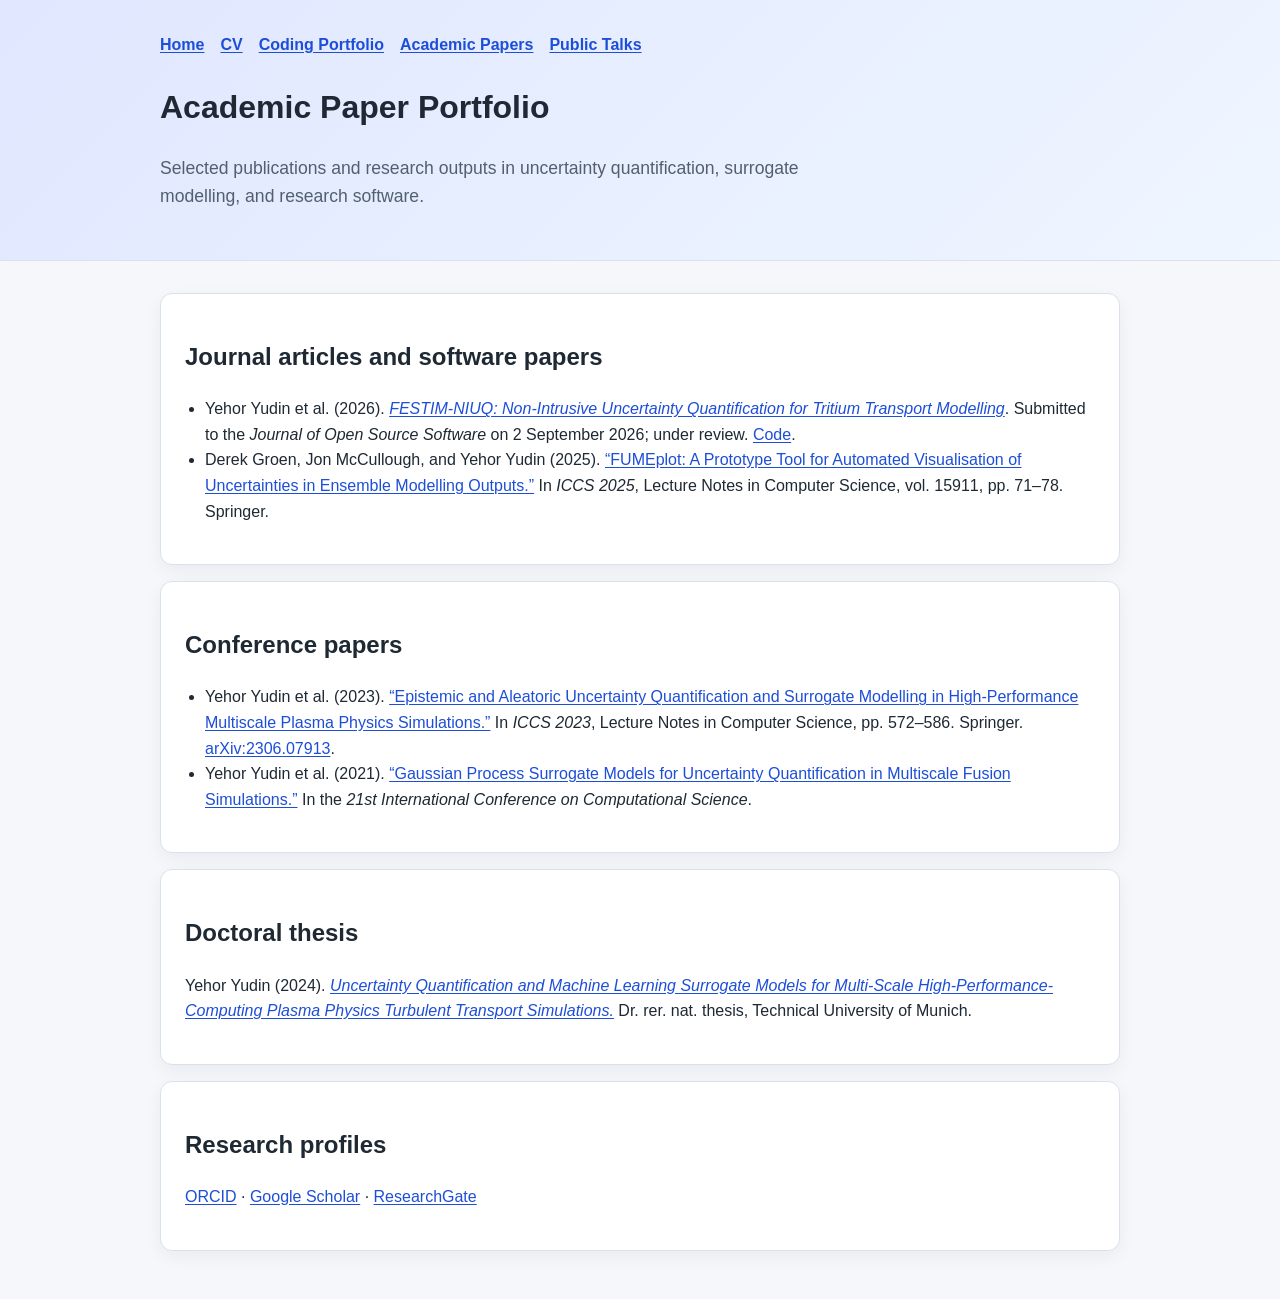
<file: academic-papers.html>
<!DOCTYPE html>
<html lang="en">
<head>
  <meta charset="UTF-8">
  <meta name="viewport" content="width=device-width, initial-scale=1.0">
  <title>Academic Papers | Yehor Yudin</title>
  <link rel="stylesheet" href="styles.css">
</head>
<body>
  <header class="page-header">
    <div class="container">
      <nav class="site-nav" aria-label="Primary">
        <a href="index.html">Home</a>
        <a href="cv.html">CV</a>
        <a href="coding-portfolio.html">Coding Portfolio</a>
        <a href="academic-papers.html">Academic Papers</a>
        <a href="public-talks.html">Public Talks</a>
      </nav>
      <h1>Academic Paper Portfolio</h1>
      <p class="lead">Selected publications and research outputs in uncertainty quantification, surrogate modelling, and research software.</p>
    </div>
  </header>
  <main class="container section-stack">
    <section class="section-block">
      <h2>Journal articles and software papers</h2>
      <ul>
        <li>Yehor Yudin et al. (2026). <a href="https://scholar.google.com/scholar?q=FESTIM-NIUQ%3A+Non-Intrusive+Uncertainty+Quantification+for+Tritium+Transport+Modelling"><em>FESTIM-NIUQ: Non-Intrusive Uncertainty Quantification for Tritium Transport Modelling</em></a>. Submitted to the <em>Journal of Open Source Software</em> on 2 September 2026; under review. <a href="https://github.com/YehorYudinIPP/festim_niuq">Code</a>.</li>
        <li>Derek Groen, Jon McCullough, and Yehor Yudin (2025). <a href="https://doi.org/10.1007/978-3-031-97570-7_7">“FUMEplot: A Prototype Tool for Automated Visualisation of Uncertainties in Ensemble Modelling Outputs.”</a> In <em>ICCS 2025</em>, Lecture Notes in Computer Science, vol. 15911, pp. 71–78. Springer.</li>
      </ul>
    </section>
    <section class="section-block">
      <h2>Conference papers</h2>
      <ul>
        <li>Yehor Yudin et al. (2023). <a href="https://doi.org/10.1007/978-3-031-36027-5_45">“Epistemic and Aleatoric Uncertainty Quantification and Surrogate Modelling in High-Performance Multiscale Plasma Physics Simulations.”</a> In <em>ICCS 2023</em>, Lecture Notes in Computer Science, pp. 572–586. Springer. <a href="https://arxiv.org/abs/2306.07913">arXiv:2306.07913</a>.</li>
        <li>Yehor Yudin et al. (2021). <a href="https://scholar.google.com/scholar?q=Gaussian+Process+Surrogate+Models+for+Uncertainty+Quantification+in+Multiscale+Fusion+Simulations">“Gaussian Process Surrogate Models for Uncertainty Quantification in Multiscale Fusion Simulations.”</a> In the <em>21st International Conference on Computational Science</em>.</li>
        </ul>
    </section>
    <section class="section-block">
      <h2>Doctoral thesis</h2>
      <p>Yehor Yudin (2024). <a href="https://scholar.google.com/scholar?q=Uncertainty+Quantification+and+Machine+Learning+Surrogate+Models+for+Multi-Scale+High-Performance-Computing+Plasma+Physics+Turbulent+Transport+Simulations"><em>Uncertainty Quantification and Machine Learning Surrogate Models for Multi-Scale High-Performance-Computing Plasma Physics Turbulent Transport Simulations.</em></a> Dr. rer. nat. thesis, Technical University of Munich.</p>
    </section>
    <section class="section-block">
      <h2>Research profiles</h2>
      <p><a href="https://orcid.org/0000-0001-8867-3207">ORCID</a> · <a href="https://scholar.google.com/citations?user=7UWQ9g0AAAAJ&amp;hl=en">Google Scholar</a> · <a href="https://www.researchgate.net/profile/Yehor-Yudin">ResearchGate</a></p>
    </section>
  </main>
</body>
</html>
</file>
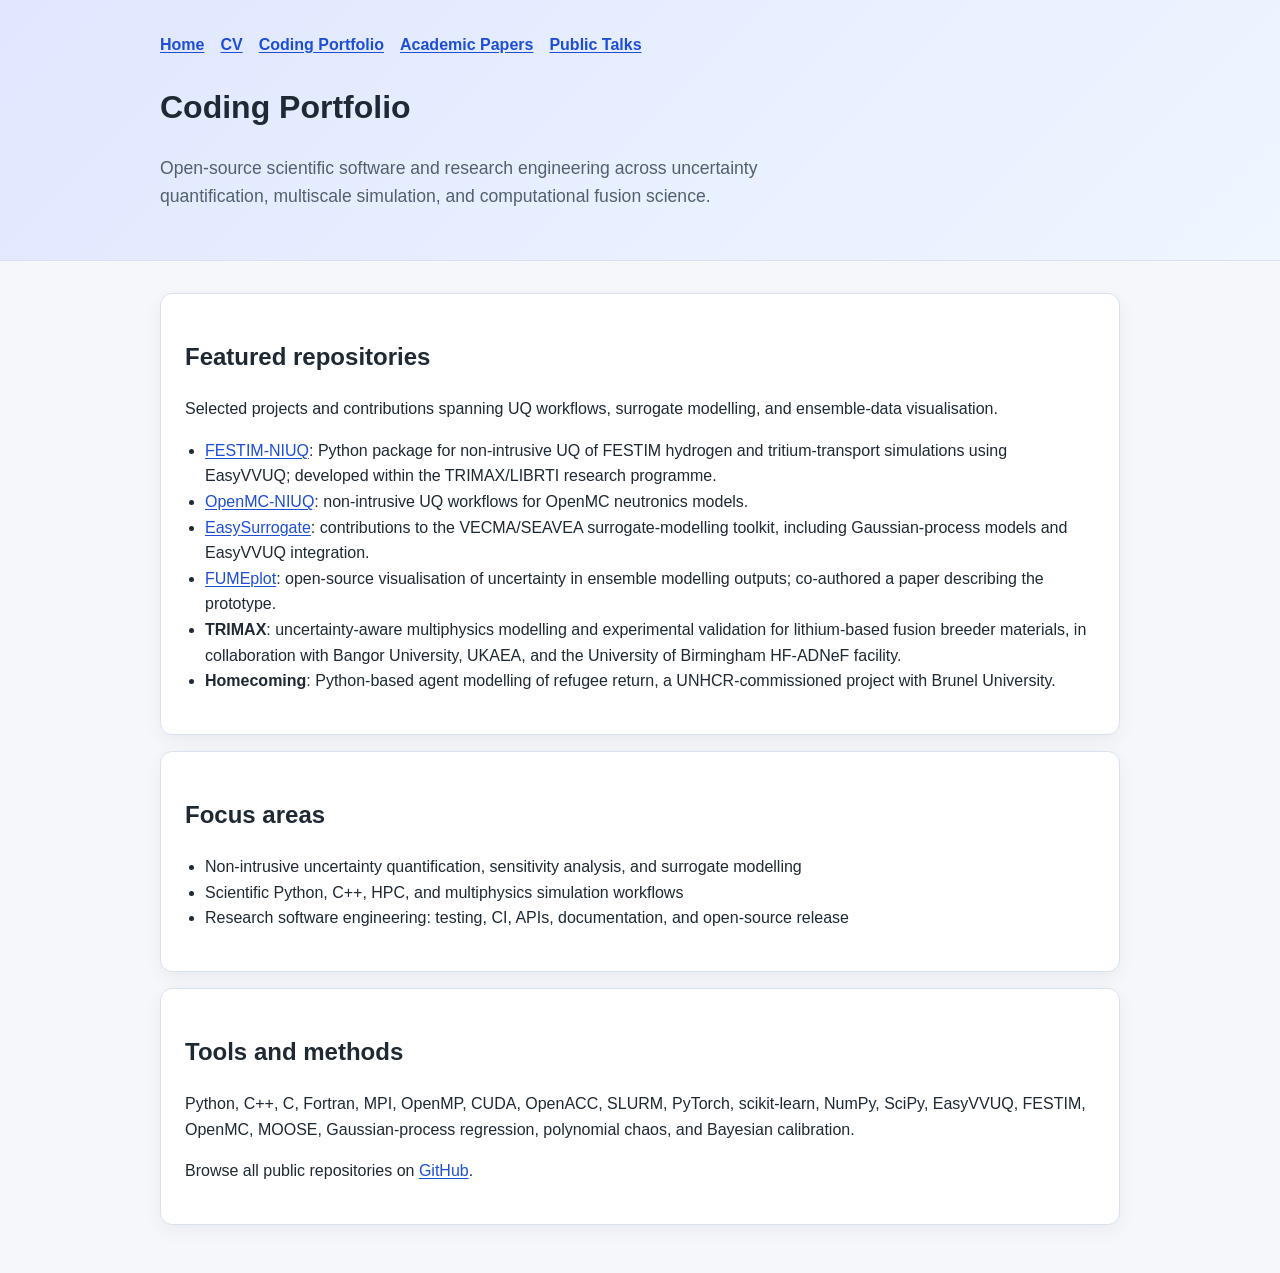
<file: coding-portfolio.html>
<!DOCTYPE html>
<html lang="en">
<head>
  <meta charset="UTF-8">
  <meta name="viewport" content="width=device-width, initial-scale=1.0">
  <title>Coding Portfolio | Yehor Yudin</title>
  <link rel="stylesheet" href="styles.css">
</head>
<body>
  <header class="page-header">
    <div class="container">
      <nav class="site-nav" aria-label="Primary">
        <a href="index.html">Home</a>
        <a href="cv.html">CV</a>
        <a href="coding-portfolio.html">Coding Portfolio</a>
        <a href="academic-papers.html">Academic Papers</a>
        <a href="public-talks.html">Public Talks</a>
      </nav>
      <h1>Coding Portfolio</h1>
      <p class="lead">Open-source scientific software and research engineering across uncertainty quantification, multiscale simulation, and computational fusion science.</p>
    </div>
  </header>
  <main class="container section-stack">
    <section class="section-block">
      <h2>Featured repositories</h2>
      <p>Selected projects and contributions spanning UQ workflows, surrogate modelling, and ensemble-data visualisation.</p>
      <ul>
        <li><a href="https://github.com/YehorYudinIPP/festim_niuq">FESTIM-NIUQ</a>: Python package for non-intrusive UQ of FESTIM hydrogen and tritium-transport simulations using EasyVVUQ; developed within the TRIMAX/LIBRTI research programme.</li>
        <li><a href="https://github.com/YehorYudinIPP/OpenMC_NIUQ">OpenMC-NIUQ</a>: non-intrusive UQ workflows for OpenMC neutronics models.</li>
        <li><a href="https://github.com/wedeling/EasySurrogate">EasySurrogate</a>: contributions to the VECMA/SEAVEA surrogate-modelling toolkit, including Gaussian-process models and EasyVVUQ integration.</li>
        <li><a href="https://github.com/djgroen/FUMEplot">FUMEplot</a>: open-source visualisation of uncertainty in ensemble modelling outputs; co-authored a paper describing the prototype.</li>
        <li><strong>TRIMAX</strong>: uncertainty-aware multiphysics modelling and experimental validation for lithium-based fusion breeder materials, in collaboration with Bangor University, UKAEA, and the University of Birmingham HF-ADNeF facility.</li>
        <li><strong>Homecoming</strong>: Python-based agent modelling of refugee return, a UNHCR-commissioned project with Brunel University.</li>
      </ul>
    </section>
    <section class="section-block">
      <h2>Focus areas</h2>
      <ul>
        <li>Non-intrusive uncertainty quantification, sensitivity analysis, and surrogate modelling</li>
        <li>Scientific Python, C++, HPC, and multiphysics simulation workflows</li>
        <li>Research software engineering: testing, CI, APIs, documentation, and open-source release</li>
      </ul>
    </section>
    <section class="section-block">
      <h2>Tools and methods</h2>
      <p>Python, C++, C, Fortran, MPI, OpenMP, CUDA, OpenACC, SLURM, PyTorch, scikit-learn, NumPy, SciPy, EasyVVUQ, FESTIM, OpenMC, MOOSE, Gaussian-process regression, polynomial chaos, and Bayesian calibration.</p>
      <p>Browse all public repositories on <a href="https://github.com/YehorYudinIPP">GitHub</a>.</p>
    </section>
  </main>
</body>
</html>
</file>
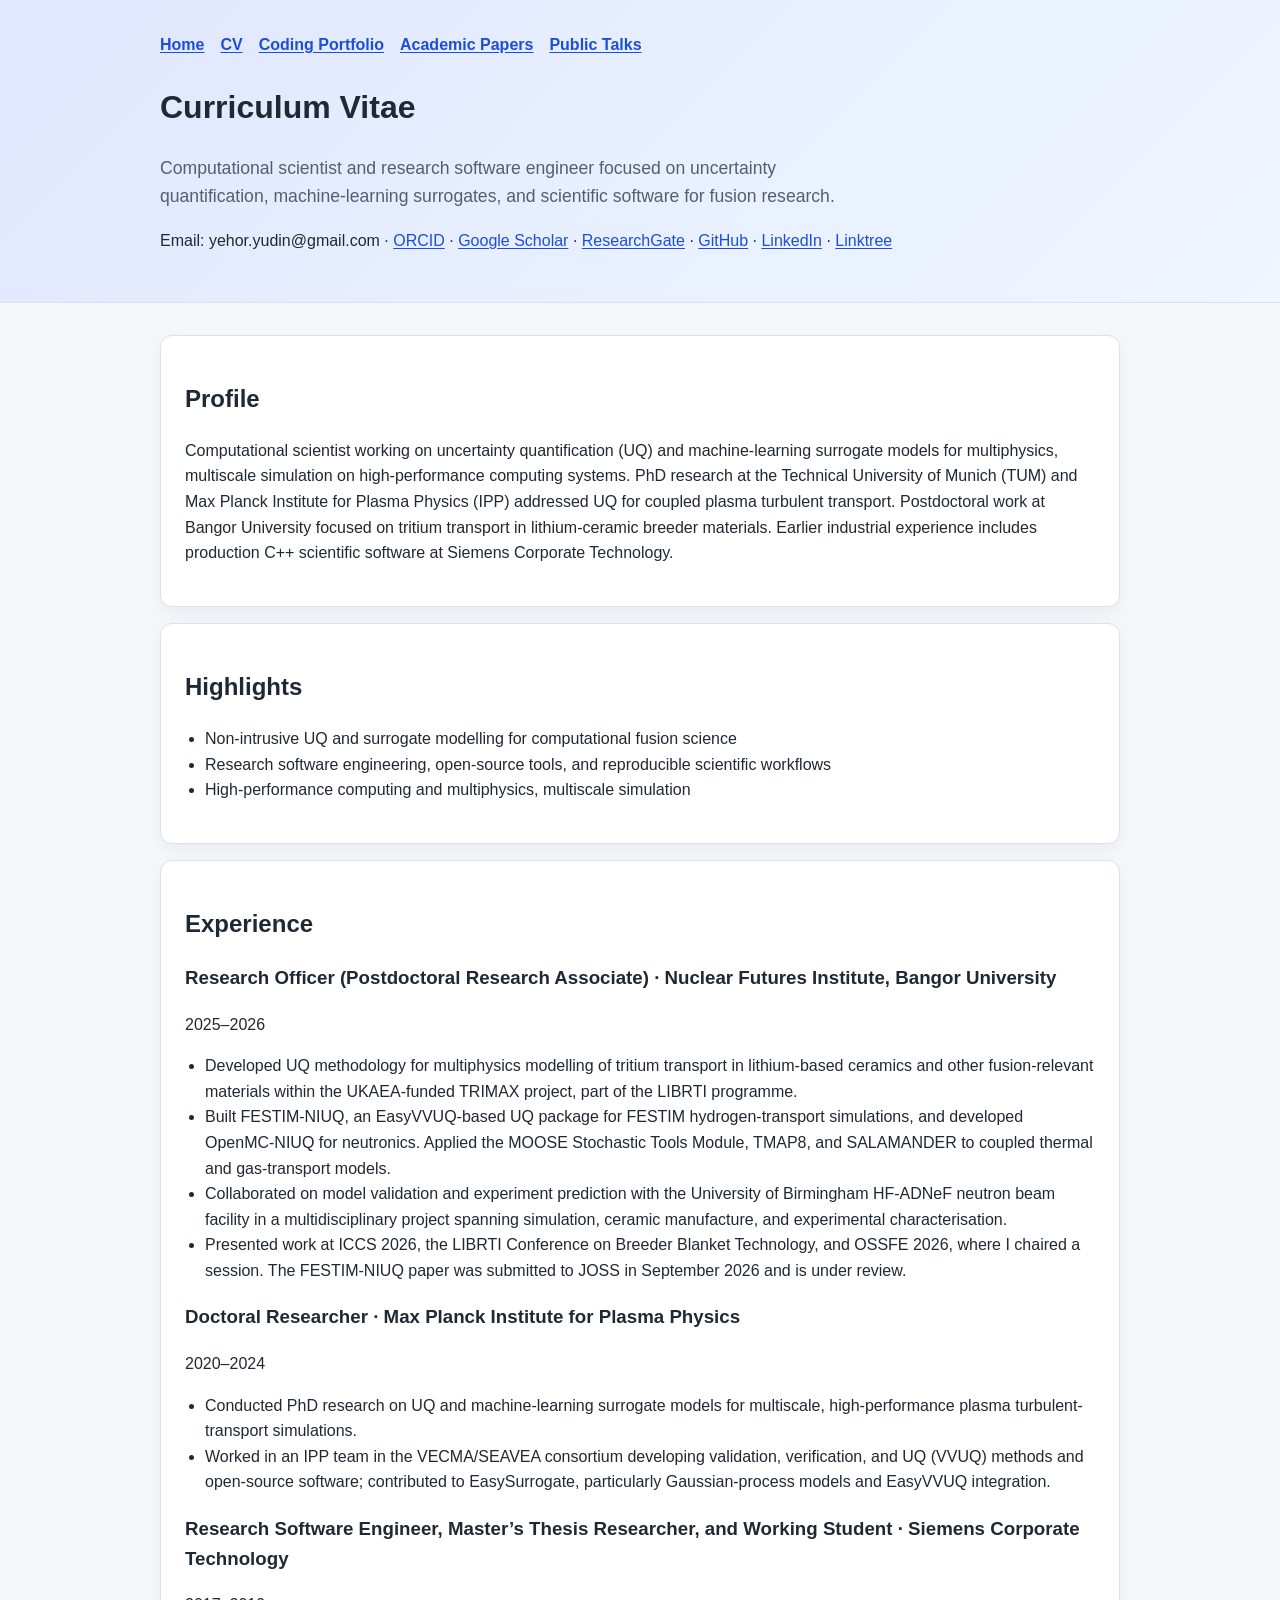
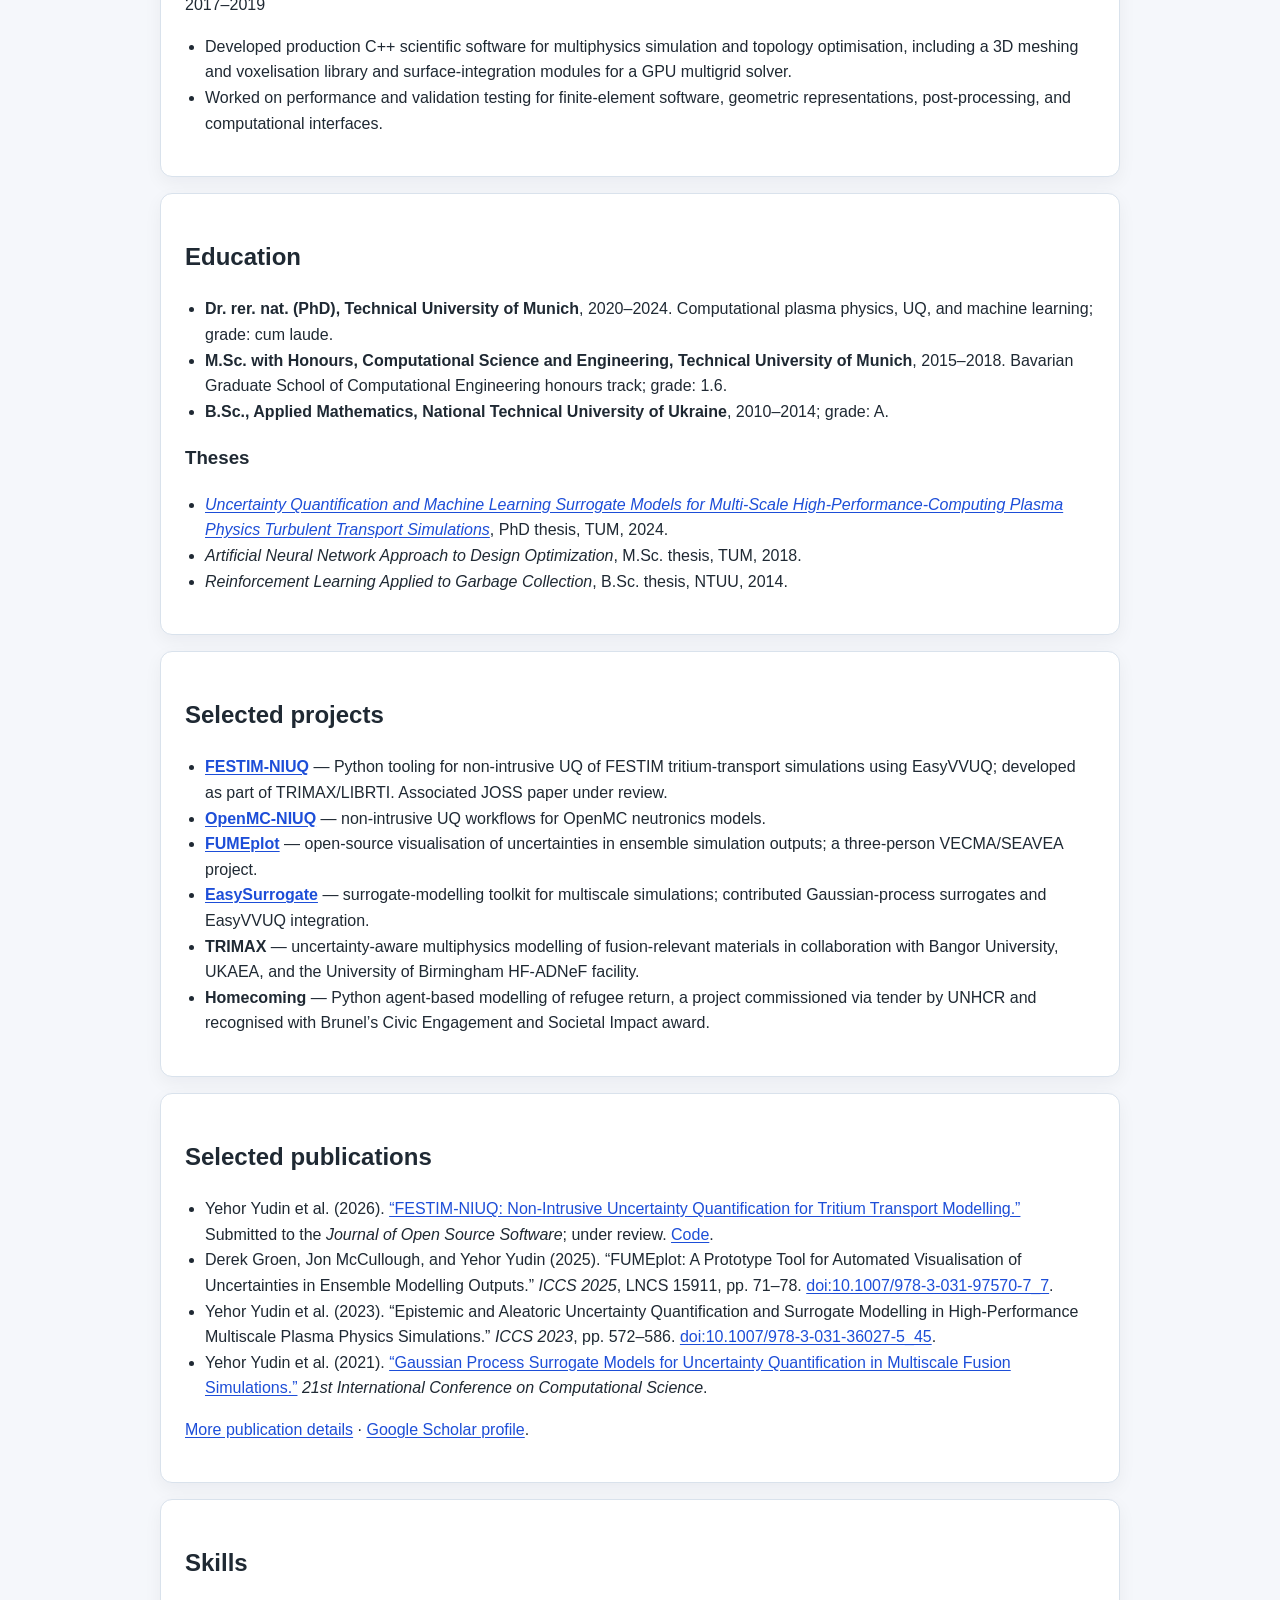
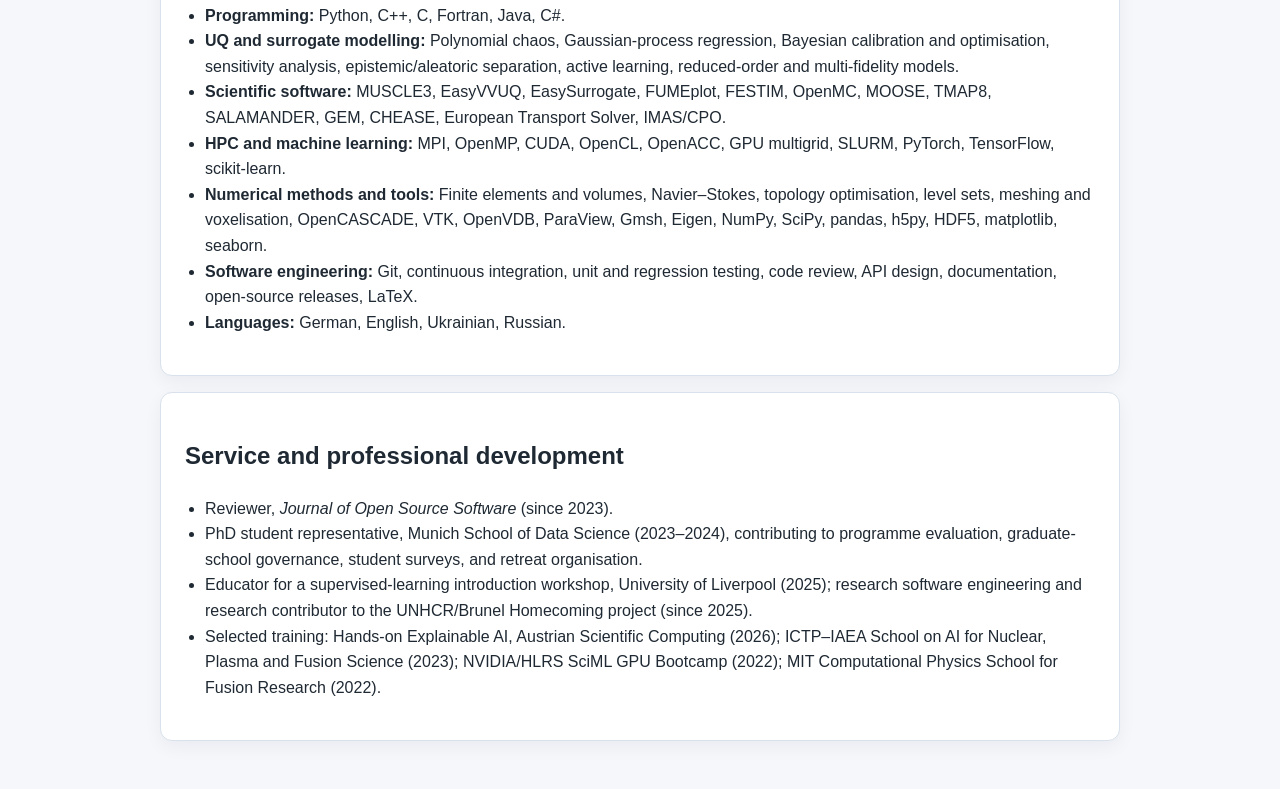
<file: cv.html>
<!DOCTYPE html>
<html lang="en">
<head>
  <meta charset="UTF-8">
  <meta name="viewport" content="width=device-width, initial-scale=1.0">
  <title>CV | Yehor Yudin</title>
  <link rel="stylesheet" href="styles.css">
</head>
<body>
  <header class="page-header">
    <div class="container">
      <nav class="site-nav" aria-label="Primary">
        <a href="index.html">Home</a>
        <a href="cv.html">CV</a>
        <a href="coding-portfolio.html">Coding Portfolio</a>
        <a href="academic-papers.html">Academic Papers</a>
        <a href="public-talks.html">Public Talks</a>
      </nav>
      <h1>Curriculum Vitae</h1>
      <p class="lead">Computational scientist and research software engineer focused on uncertainty quantification, machine-learning surrogates, and scientific software for fusion research.</p>
      <p>Email: <span class="uncopyable-email" data-obfuscated-email></span> ·
        <a href="https://orcid.org/0000-0001-8867-3207">ORCID</a> ·
        <a href="https://scholar.google.com/citations?user=7UWQ9g0AAAAJ&amp;hl=en">Google Scholar</a> ·
        <a href="https://www.researchgate.net/profile/Yehor-Yudin">ResearchGate</a> ·
        <a href="https://github.com/YehorYudinIPP">GitHub</a> ·
        <a href="https://www.linkedin.com/in/yehor-yudin-38a26296/">LinkedIn</a> ·
        <a href="https://linktr.ee/yehor.yudin">Linktree</a>
      </p>
    </div>
  </header>
  <main class="container section-stack">
    <section class="section-block">
      <h2>Profile</h2>
      <p>Computational scientist working on uncertainty quantification (UQ) and machine-learning surrogate models for multiphysics, multiscale simulation on high-performance computing systems. PhD research at the Technical University of Munich (TUM) and Max Planck Institute for Plasma Physics (IPP) addressed UQ for coupled plasma turbulent transport. Postdoctoral work at Bangor University focused on tritium transport in lithium-ceramic breeder materials. Earlier industrial experience includes production C++ scientific software at Siemens Corporate Technology.</p>
    </section>
    <section class="section-block">
      <h2>Highlights</h2>
      <ul>
        <li>Non-intrusive UQ and surrogate modelling for computational fusion science</li>
        <li>Research software engineering, open-source tools, and reproducible scientific workflows</li>
        <li>High-performance computing and multiphysics, multiscale simulation</li>
      </ul>
    </section>
    <section class="section-block">
      <h2>Experience</h2>
      <h3>Research Officer (Postdoctoral Research Associate) · Nuclear Futures Institute, Bangor University</h3>
      <p>2025–2026</p>
      <ul>
        <li>Developed UQ methodology for multiphysics modelling of tritium transport in lithium-based ceramics and other fusion-relevant materials within the UKAEA-funded TRIMAX project, part of the LIBRTI programme.</li>
        <li>Built FESTIM-NIUQ, an EasyVVUQ-based UQ package for FESTIM hydrogen-transport simulations, and developed OpenMC-NIUQ for neutronics. Applied the MOOSE Stochastic Tools Module, TMAP8, and SALAMANDER to coupled thermal and gas-transport models.</li>
        <li>Collaborated on model validation and experiment prediction with the University of Birmingham HF-ADNeF neutron beam facility in a multidisciplinary project spanning simulation, ceramic manufacture, and experimental characterisation.</li>
        <li>Presented work at ICCS 2026, the LIBRTI Conference on Breeder Blanket Technology, and OSSFE 2026, where I chaired a session. The FESTIM-NIUQ paper was submitted to JOSS in September 2026 and is under review.</li>
      </ul>
      <h3>Doctoral Researcher · Max Planck Institute for Plasma Physics</h3>
      <p>2020–2024</p>
      <ul>
        <li>Conducted PhD research on UQ and machine-learning surrogate models for multiscale, high-performance plasma turbulent-transport simulations.</li>
        <li>Worked in an IPP team in the VECMA/SEAVEA consortium developing validation, verification, and UQ (VVUQ) methods and open-source software; contributed to EasySurrogate, particularly Gaussian-process models and EasyVVUQ integration.</li>
      </ul>
      <h3>Research Software Engineer, Master’s Thesis Researcher, and Working Student · Siemens Corporate Technology</h3>
      <p>2017–2019</p>
      <ul>
        <li>Developed production C++ scientific software for multiphysics simulation and topology optimisation, including a 3D meshing and voxelisation library and surface-integration modules for a GPU multigrid solver.</li>
        <li>Worked on performance and validation testing for finite-element software, geometric representations, post-processing, and computational interfaces.</li>
      </ul>
    </section>
    <section class="section-block">
      <h2>Education</h2>
      <ul>
        <li><strong>Dr. rer. nat. (PhD), Technical University of Munich</strong>, 2020–2024. Computational plasma physics, UQ, and machine learning; grade: cum laude.</li>
        <li><strong>M.Sc. with Honours, Computational Science and Engineering, Technical University of Munich</strong>, 2015–2018. Bavarian Graduate School of Computational Engineering honours track; grade: 1.6.</li>
        <li><strong>B.Sc., Applied Mathematics, National Technical University of Ukraine</strong>, 2010–2014; grade: A.</li>
      </ul>
      <h3>Theses</h3>
      <ul>
        <li><a href="https://scholar.google.com/scholar?q=Uncertainty+Quantification+and+Machine+Learning+Surrogate+Models+for+Multi-Scale+High-Performance-Computing+Plasma+Physics+Turbulent+Transport+Simulations"><em>Uncertainty Quantification and Machine Learning Surrogate Models for Multi-Scale High-Performance-Computing Plasma Physics Turbulent Transport Simulations</em></a>, PhD thesis, TUM, 2024.</li>
        <li><em>Artificial Neural Network Approach to Design Optimization</em>, M.Sc. thesis, TUM, 2018.</li>
        <li><em>Reinforcement Learning Applied to Garbage Collection</em>, B.Sc. thesis, NTUU, 2014.</li>
      </ul>
    </section>
    <section class="section-block">
      <h2>Selected projects</h2>
      <ul>
        <li><strong><a href="https://github.com/YehorYudinIPP/festim_niuq">FESTIM-NIUQ</a></strong> — Python tooling for non-intrusive UQ of FESTIM tritium-transport simulations using EasyVVUQ; developed as part of TRIMAX/LIBRTI. Associated JOSS paper under review.</li>
        <li><strong><a href="https://github.com/YehorYudinIPP/OpenMC_NIUQ">OpenMC-NIUQ</a></strong> — non-intrusive UQ workflows for OpenMC neutronics models.</li>
        <li><strong><a href="https://github.com/djgroen/FUMEplot">FUMEplot</a></strong> — open-source visualisation of uncertainties in ensemble simulation outputs; a three-person VECMA/SEAVEA project.</li>
        <li><strong><a href="https://github.com/wedeling/EasySurrogate">EasySurrogate</a></strong> — surrogate-modelling toolkit for multiscale simulations; contributed Gaussian-process surrogates and EasyVVUQ integration.</li>
        <li><strong>TRIMAX</strong> — uncertainty-aware multiphysics modelling of fusion-relevant materials in collaboration with Bangor University, UKAEA, and the University of Birmingham HF-ADNeF facility.</li>
        <li><strong>Homecoming</strong> — Python agent-based modelling of refugee return, a project commissioned via tender by UNHCR and recognised with Brunel’s Civic Engagement and Societal Impact award.</li>
      </ul>
    </section>
    <section class="section-block">
      <h2>Selected publications</h2>
      <ul>
        <li>Yehor Yudin et al. (2026). <a href="https://scholar.google.com/scholar?q=FESTIM-NIUQ%3A+Non-Intrusive+Uncertainty+Quantification+for+Tritium+Transport+Modelling">“FESTIM-NIUQ: Non-Intrusive Uncertainty Quantification for Tritium Transport Modelling.”</a> Submitted to the <em>Journal of Open Source Software</em>; under review. <a href="https://github.com/YehorYudinIPP/festim_niuq">Code</a>.</li>
        <li>Derek Groen, Jon McCullough, and Yehor Yudin (2025). “FUMEplot: A Prototype Tool for Automated Visualisation of Uncertainties in Ensemble Modelling Outputs.” <em>ICCS 2025</em>, LNCS 15911, pp. 71–78. <a href="https://doi.org/10.1007/978-3-031-97570-7_7">doi:10.1007/978-3-031-97570-7_7</a>.</li>
        <li>Yehor Yudin et al. (2023). “Epistemic and Aleatoric Uncertainty Quantification and Surrogate Modelling in High-Performance Multiscale Plasma Physics Simulations.” <em>ICCS 2023</em>, pp. 572–586. <a href="https://doi.org/10.1007/978-3-031-36027-5_45">doi:10.1007/978-3-031-36027-5_45</a>.</li>
        <li>Yehor Yudin et al. (2021). <a href="https://scholar.google.com/scholar?q=Gaussian+Process+Surrogate+Models+for+Uncertainty+Quantification+in+Multiscale+Fusion+Simulations">“Gaussian Process Surrogate Models for Uncertainty Quantification in Multiscale Fusion Simulations.”</a> <em>21st International Conference on Computational Science</em>.</li>
      </ul>
      <p><a href="academic-papers.html">More publication details</a> · <a href="https://scholar.google.com/citations?user=7UWQ9g0AAAAJ&amp;hl=en">Google Scholar profile</a>.</p>
    </section>
    <section class="section-block">
      <h2>Skills</h2>
      <ul>
        <li><strong>Programming:</strong> Python, C++, C, Fortran, Java, C#.</li>
        <li><strong>UQ and surrogate modelling:</strong> Polynomial chaos, Gaussian-process regression, Bayesian calibration and optimisation, sensitivity analysis, epistemic/aleatoric separation, active learning, reduced-order and multi-fidelity models.</li>
        <li><strong>Scientific software:</strong> MUSCLE3, EasyVVUQ, EasySurrogate, FUMEplot, FESTIM, OpenMC, MOOSE, TMAP8, SALAMANDER, GEM, CHEASE, European Transport Solver, IMAS/CPO.</li>
        <li><strong>HPC and machine learning:</strong> MPI, OpenMP, CUDA, OpenCL, OpenACC, GPU multigrid, SLURM, PyTorch, TensorFlow, scikit-learn.</li>
        <li><strong>Numerical methods and tools:</strong> Finite elements and volumes, Navier–Stokes, topology optimisation, level sets, meshing and voxelisation, OpenCASCADE, VTK, OpenVDB, ParaView, Gmsh, Eigen, NumPy, SciPy, pandas, h5py, HDF5, matplotlib, seaborn.</li>
        <li><strong>Software engineering:</strong> Git, continuous integration, unit and regression testing, code review, API design, documentation, open-source releases, LaTeX.</li>
        <li><strong>Languages:</strong> German, English, Ukrainian, Russian.</li>
      </ul>
    </section>
    <section class="section-block">
      <h2>Service and professional development</h2>
      <ul>
        <li>Reviewer, <em>Journal of Open Source Software</em> (since 2023).</li>
        <li>PhD student representative, Munich School of Data Science (2023–2024), contributing to programme evaluation, graduate-school governance, student surveys, and retreat organisation.</li>
        <li>Educator for a supervised-learning introduction workshop, University of Liverpool (2025); research software engineering and research contributor to the UNHCR/Brunel Homecoming project (since 2025).</li>
        <li>Selected training: Hands-on Explainable AI, Austrian Scientific Computing (2026); ICTP–IAEA School on AI for Nuclear, Plasma and Fusion Science (2023); NVIDIA/HLRS SciML GPU Bootcamp (2022); MIT Computational Physics School for Fusion Research (2022).</li>
      </ul>
    </section>
  </main>
  <script src="email.js" defer></script>
</body>
</html>
</file>
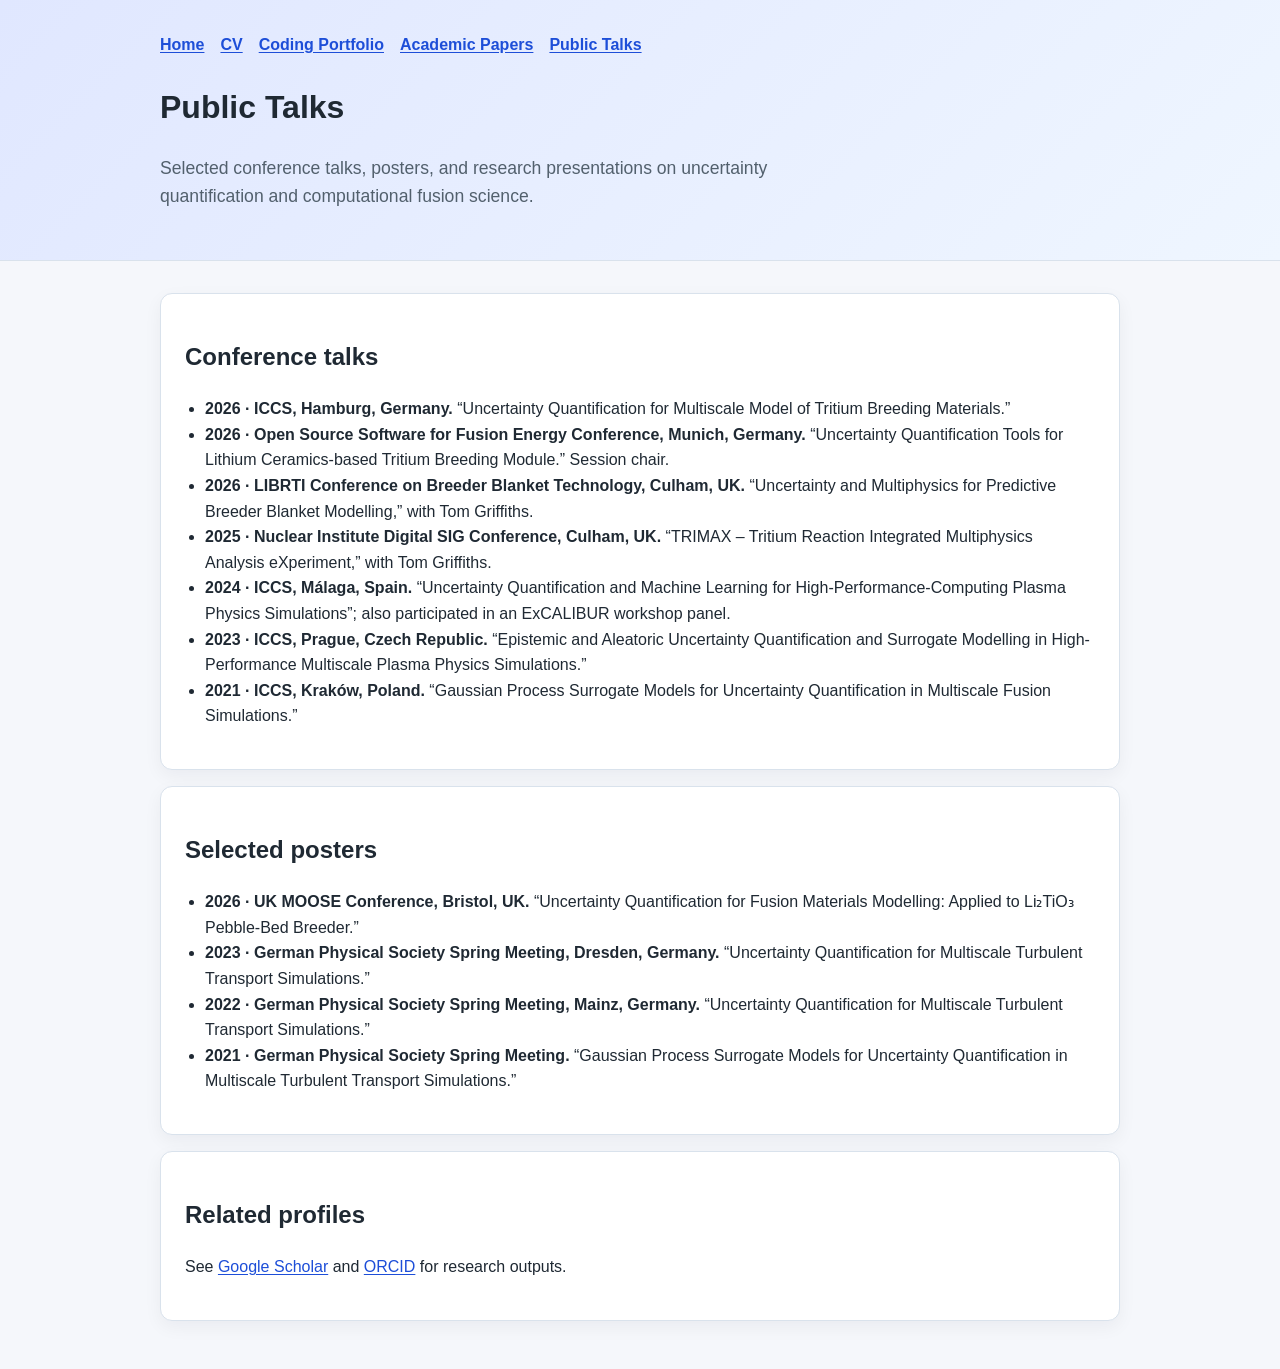
<file: public-talks.html>
<!DOCTYPE html>
<html lang="en">
<head>
  <meta charset="UTF-8">
  <meta name="viewport" content="width=device-width, initial-scale=1.0">
  <title>Public Talks | Yehor Yudin</title>
  <link rel="stylesheet" href="styles.css">
</head>
<body>
  <header class="page-header">
    <div class="container">
      <nav class="site-nav" aria-label="Primary">
        <a href="index.html">Home</a>
        <a href="cv.html">CV</a>
        <a href="coding-portfolio.html">Coding Portfolio</a>
        <a href="academic-papers.html">Academic Papers</a>
        <a href="public-talks.html">Public Talks</a>
      </nav>
      <h1>Public Talks</h1>
      <p class="lead">Selected conference talks, posters, and research presentations on uncertainty quantification and computational fusion science.</p>
    </div>
  </header>
  <main class="container section-stack">
    <section class="section-block">
      <h2>Conference talks</h2>
      <ul>
        <li><strong>2026 · ICCS, Hamburg, Germany.</strong> “Uncertainty Quantification for Multiscale Model of Tritium Breeding Materials.”</li>
        <li><strong>2026 · Open Source Software for Fusion Energy Conference, Munich, Germany.</strong> “Uncertainty Quantification Tools for Lithium Ceramics-based Tritium Breeding Module.” Session chair.</li>
        <li><strong>2026 · LIBRTI Conference on Breeder Blanket Technology, Culham, UK.</strong> “Uncertainty and Multiphysics for Predictive Breeder Blanket Modelling,” with Tom Griffiths.</li>
        <li><strong>2025 · Nuclear Institute Digital SIG Conference, Culham, UK.</strong> “TRIMAX – Tritium Reaction Integrated Multiphysics Analysis eXperiment,” with Tom Griffiths.</li>
        <li><strong>2024 · ICCS, Málaga, Spain.</strong> “Uncertainty Quantification and Machine Learning for High-Performance-Computing Plasma Physics Simulations”; also participated in an ExCALIBUR workshop panel.</li>
        <li><strong>2023 · ICCS, Prague, Czech Republic.</strong> “Epistemic and Aleatoric Uncertainty Quantification and Surrogate Modelling in High-Performance Multiscale Plasma Physics Simulations.”</li>
        <li><strong>2021 · ICCS, Kraków, Poland.</strong> “Gaussian Process Surrogate Models for Uncertainty Quantification in Multiscale Fusion Simulations.”</li>
        </ul>
      </section>
    <section class="section-block">
      <h2>Selected posters</h2>
      <ul>
        <li><strong>2026 · UK MOOSE Conference, Bristol, UK.</strong> “Uncertainty Quantification for Fusion Materials Modelling: Applied to Li₂TiO₃ Pebble-Bed Breeder.”</li>
        <li><strong>2023 · German Physical Society Spring Meeting, Dresden, Germany.</strong> “Uncertainty Quantification for Multiscale Turbulent Transport Simulations.”</li>
        <li><strong>2022 · German Physical Society Spring Meeting, Mainz, Germany.</strong> “Uncertainty Quantification for Multiscale Turbulent Transport Simulations.”</li>
        <li><strong>2021 · German Physical Society Spring Meeting.</strong> “Gaussian Process Surrogate Models for Uncertainty Quantification in Multiscale Turbulent Transport Simulations.”</li>
      </ul>
    </section>
    <section class="section-block">
      <h2>Related profiles</h2>
      <p>See <a href="https://scholar.google.com/citations?user=7UWQ9g0AAAAJ&amp;hl=en">Google Scholar</a> and <a href="https://orcid.org/0000-0001-8867-3207">ORCID</a> for research outputs.</p>
    </section>
  </main>
</body>
</html>
</file>
<file: styles.css>
:root {
  color-scheme: light;
  --background: #f5f7fb;
  --surface: #ffffff;
  --text: #1f2933;
  --muted: #52606d;
  --accent: #1d4ed8;
  --border: #d9e2ec;
}

* {
  box-sizing: border-box;
}

body {
  margin: 0;
  font-family: Arial, sans-serif;
  line-height: 1.6;
  color: var(--text);
  background: var(--background);
}

a {
  color: var(--accent);
  text-underline-offset: 0.15em;
}

.uncopyable-email {
  -webkit-user-select: none;
  user-select: none;
}

.container {
  width: min(960px, calc(100% - 2rem));
  margin: 0 auto;
}

.hero,
.page-header {
  background: linear-gradient(135deg, #e0e7ff, #eff6ff);
  border-bottom: 1px solid var(--border);
  padding: 2rem 0;
}

.site-nav {
  display: flex;
  flex-wrap: wrap;
  gap: 1rem;
  margin-bottom: 1.5rem;
}

.site-nav a {
  font-weight: 600;
}

.profile-photo {
  display: block;
  width: 112px;
  height: 112px;
  margin-bottom: 1rem;
  border: 3px solid var(--surface);
  border-radius: 50%;
  object-fit: cover;
}

a:focus,
a:focus-visible,
.button:focus,
.button:focus-visible {
  outline: 3px solid #0f172a;
  outline-offset: 3px;
}

.lead {
  color: var(--muted);
  font-size: 1.1rem;
  max-width: 44rem;
}

main {
  padding: 2rem 0 3rem;
}

.card-grid {
  display: grid;
  gap: 1rem;
  grid-template-columns: repeat(auto-fit, minmax(220px, 1fr));
}

.card,
.section-block {
  background: var(--surface);
  border: 1px solid var(--border);
  border-radius: 12px;
  padding: 1.5rem;
  box-shadow: 0 6px 18px rgba(15, 23, 42, 0.05);
}

.button {
  display: inline-block;
  margin-top: 0.75rem;
  padding: 0.65rem 1rem;
  border-radius: 999px;
  background: var(--accent);
  color: #fff;
  text-decoration: none;
}

.site-nav a:hover,
.site-nav a:focus,
.site-nav a:focus-visible {
  text-decoration-thickness: 2px;
}

.section-stack {
  display: grid;
  gap: 1rem;
}

ul {
  padding-left: 1.25rem;
}
</file>
